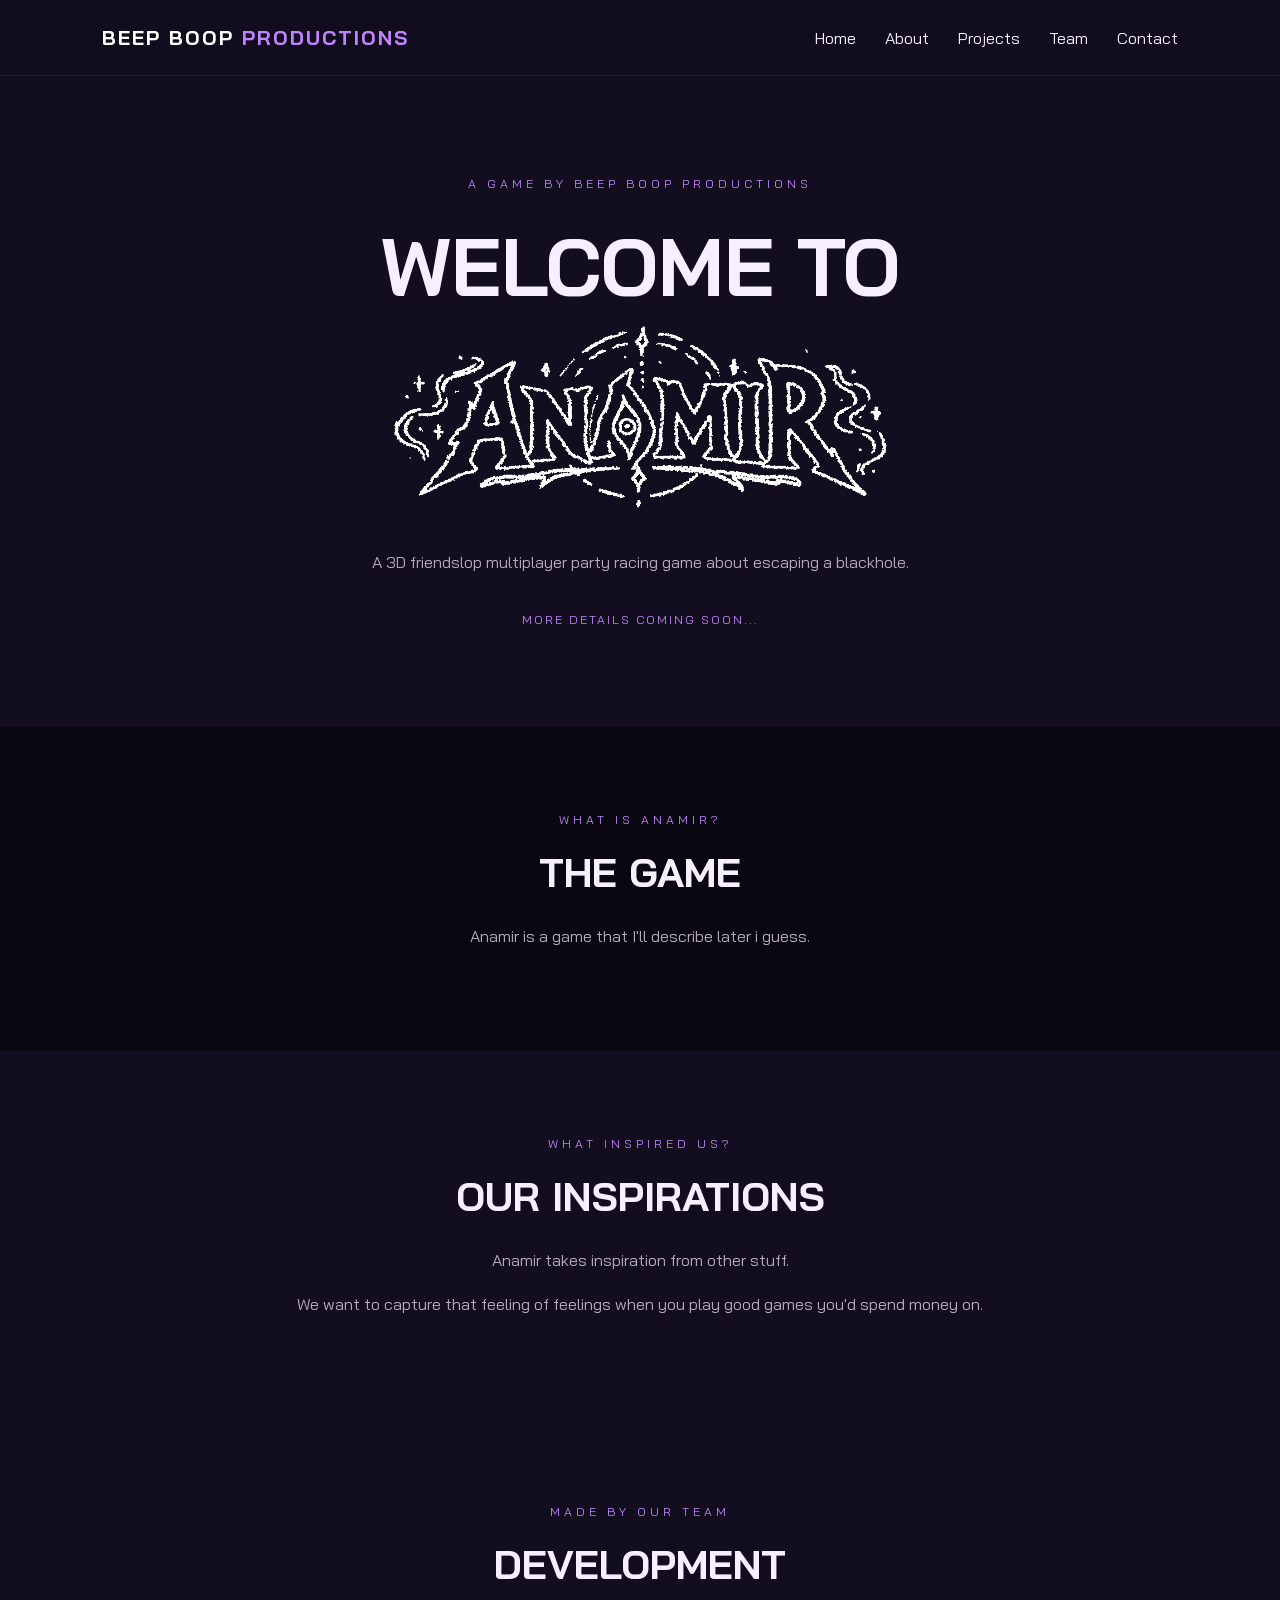
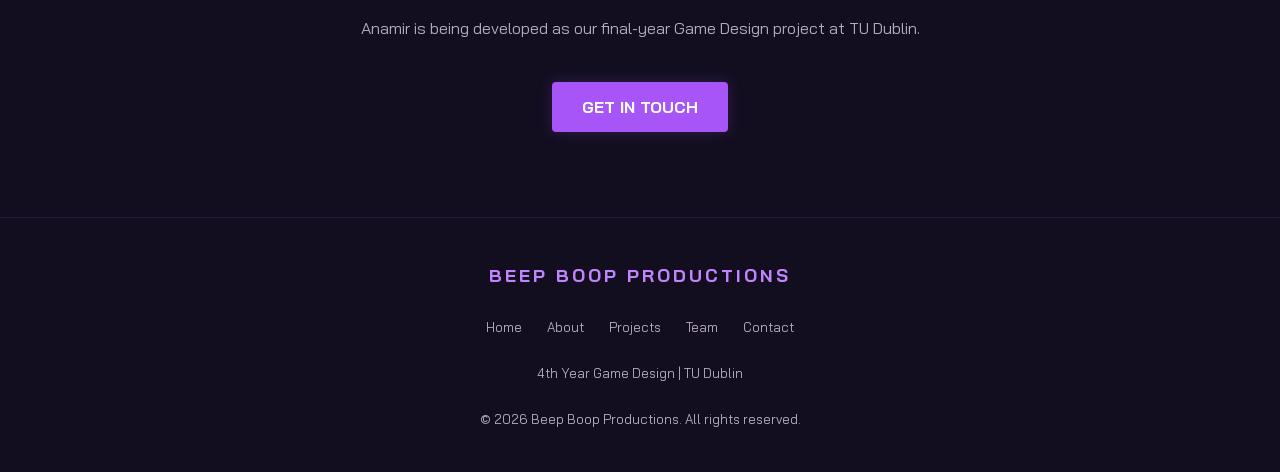
<file: anamir-home.html>
<!DOCTYPE html>
<html lang="en">
<head>
    <meta charset="UTF-8">
    <meta name="viewport" content="width=device-width, initial-scale=1.0">
    <title>Anamir | Beep Boop Productions</title>
    <link rel="icon" type="image/png" href="images/WebsiteFavicon.png">

    <link rel="preconnect" href="https://fonts.googleapis.com">
    <link rel="preconnect" href="https://fonts.gstatic.com" crossorigin>
    <link href="https://fonts.googleapis.com/css2?family=Bai+Jamjuree:wght@400;500;600;700&display=swap" rel="stylesheet">

    <link rel="stylesheet" href="css/style.css">
    <link rel="stylesheet" href="css/anamir-home.css">
</head>

<body>

    <header>
        <div class="logo">
            <a href="index.html">BEEP BOOP<span> PRODUCTIONS</span></a>
        </div>

        <nav>
            <a href="index.html#home">Home</a>
            <a href="index.html#about">About</a>
            <a href="index.html#projects">Projects</a>
            <a href="index.html#team">Team</a>
            <a href="contact.html">Contact</a>
        </nav>
    </header>

    <!-- ANAMIR INTRO -->
    <section class="anamir-hero">
        <p class="section-tag">A GAME BY BEEP BOOP PRODUCTIONS</p>
        <h1>WELCOME TO</h1>
        <img src="images/Logo_Game_White.gif" alt="Anamir Logo" width="600" height="600">

        <p>
            A 3D friendslop multiplayer party racing game about escaping a blackhole.
        </p>

        <span class="coming-soon">MORE DETAILS COMING SOON...</span>
    </section>

    <!-- ABOUT THE GAME -->
    <section class="anamir-section">
        <p class="section-tag">WHAT IS ANAMIR?</p>
        <h2>THE GAME</h2>

        <p>
            Anamir is a game that I'll describe later i guess.
        </p>

    </section>

    <!-- INSPIRATIONS -->
    <section class="anamir-section anamir-alt">
        <p class="section-tag">WHAT INSPIRED US?</p>
        <h2>OUR INSPIRATIONS</h2>

        <p>
            Anamir takes inspiration from other stuff.
        </p>

        <p>
            We want to capture that feeling of feelings when you play good games you'd spend money on.
        </p>
    </section>

    <!-- DEVELOPMENT -->
    <section class="anamir-section anamir-alt">
        <p class="section-tag">MADE BY OUR TEAM</p>
        <h2>DEVELOPMENT</h2>

        <p>
            Anamir is being developed as our final-year Game Design project at TU Dublin.
        </p>

        <a href="contact.html" class="btn">GET IN TOUCH</a>
    </section>

    <footer>
        <div class="footer-logo">
            <a href="index.html">BEEP BOOP PRODUCTIONS</a>
        </div>

        <div class="footer-links">
            <a href="index.html">Home</a>
            <a href="index.html#about">About</a>
            <a href="index.html#projects">Projects</a>
            <a href="index.html#team">Team</a>
            <a href="contact.html">Contact</a>
        </div>

        <p>4th Year Game Design | TU Dublin</p>

        <p class="copyright">
            © 2026 Beep Boop Productions. All rights reserved.
        </p>
    </footer>

</body>
</html>
</file>
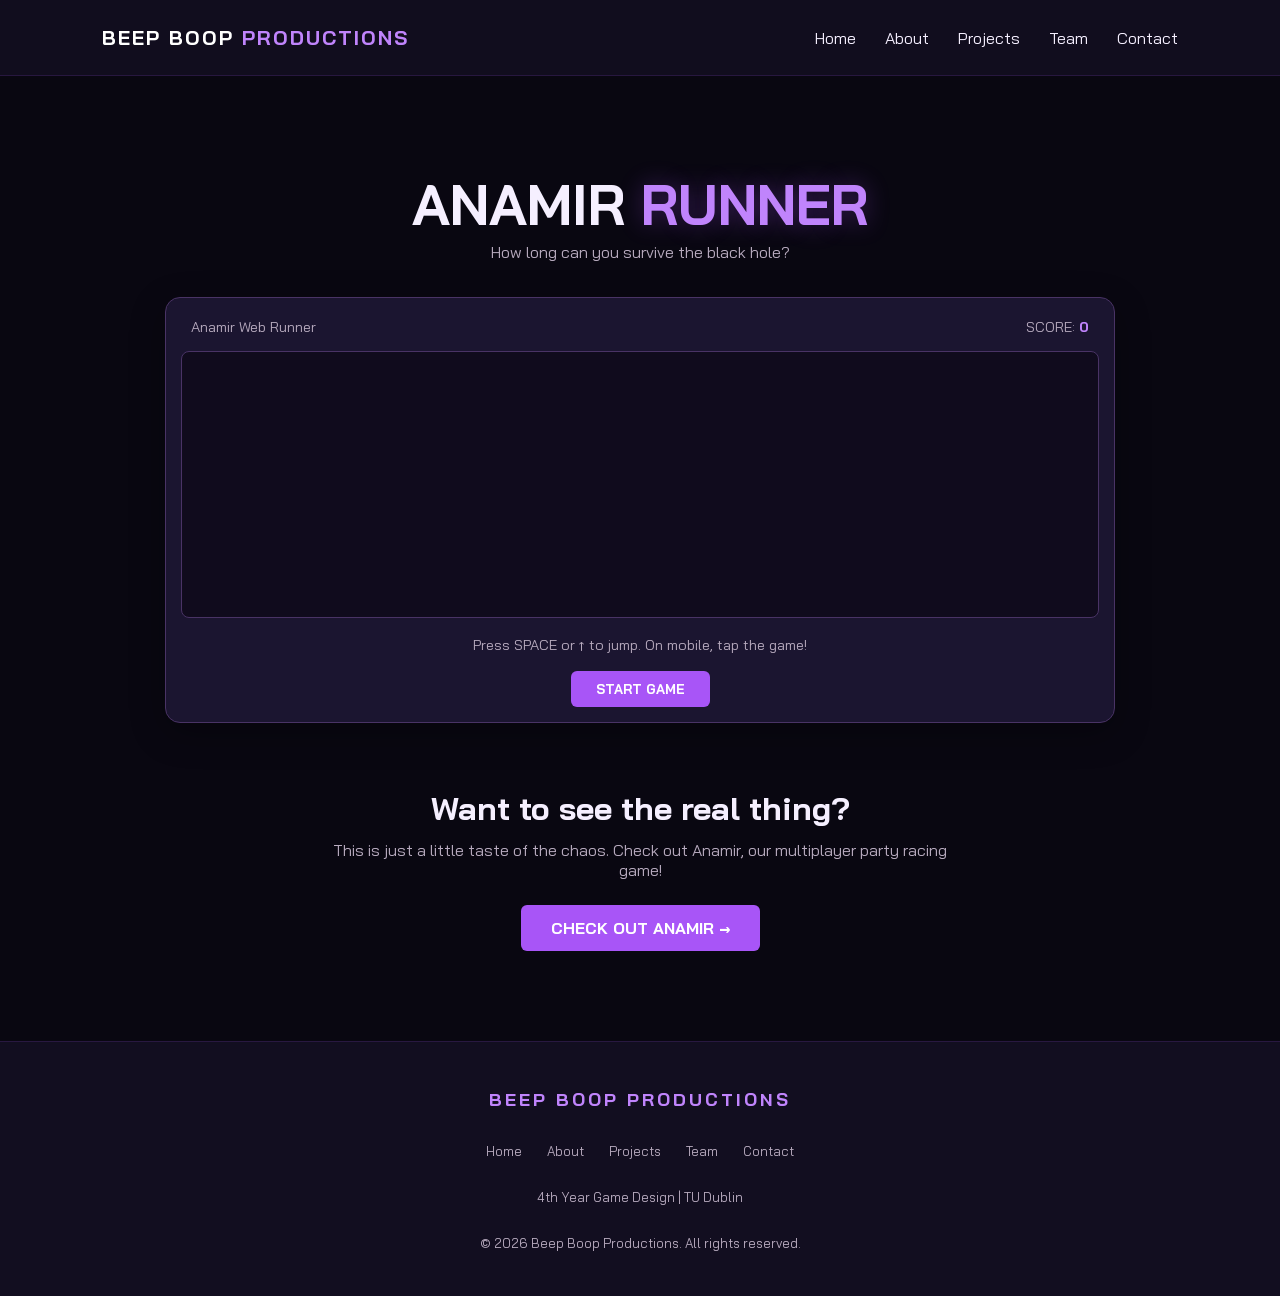
<file: anamir-runner.html>
<!DOCTYPE html>
<html lang="en">
<head>
    <meta charset="UTF-8">
    <meta name="viewport" content="width=device-width, initial-scale=1.0">
    <title>Anamir Runner | Beep Boop Productions</title>

    <link rel="icon" type="image/png" href="./images/WebsiteFavicon.png">

    <link rel="preconnect" href="https://fonts.googleapis.com">
    <link rel="preconnect" href="https://fonts.gstatic.com" crossorigin>
    <link href="https://fonts.googleapis.com/css2?family=Bai+Jamjuree:wght@400;500;600;700&display=swap" rel="stylesheet">

    <link rel="stylesheet" href="css/style.css">

    <style>
        .runner-page {
            min-height: 75vh;
            padding: 100px 5% 80px;
            text-align: center;
        }

        .runner-page h1 {
            font-size: clamp(2rem, 5vw, 3.5rem);
            color: var(--text);
            margin-bottom: 10px;
        }

        .runner-page h1 span {
            color: var(--purple-bright);
        }

        .runner-intro {
            color: var(--text-muted);
            margin-bottom: 35px;
        }

        .game-container {
            max-width: 950px;
            margin: 0 auto;
            padding: 15px;
            background: var(--card);
            border: 1px solid var(--border);
            border-radius: 15px;
            box-shadow: 0 10px 35px rgba(0, 0, 0, 0.3);
        }

        .game-top {
            display: flex;
            justify-content: space-between;
            align-items: center;
            padding: 5px 10px 15px;
            color: var(--text-muted);
            font-size: 0.9rem;
        }

        #score {
            color: var(--purple-bright);
            font-weight: 700;
        }

        #game {
            display: block;
            width: 100%;
            height: auto;
            background: #100b1d;
            border: 1px solid var(--border);
            border-radius: 8px;
            touch-action: manipulation;
        }

        .game-instructions {
            color: var(--text-muted);
            font-size: 0.9rem;
            margin: 18px 0 5px;
        }

        .game-button {
            background: var(--purple);
            color: white;
            border: none;
            border-radius: 6px;
            padding: 10px 25px;
            margin-top: 12px;
            font-family: inherit;
            font-weight: 700;
            cursor: pointer;
            transition: 0.2s ease;
        }

        .game-button:hover {
            background: var(--purple-bright);
            transform: translateY(-2px);
        }

        .game-over {
            color: #ff8bba;
            font-weight: 700;
            min-height: 24px;
            margin-top: 12px;
        }

        .anamir-cta {
            margin: 65px auto 10px;
            max-width: 650px;
        }

        .anamir-cta h2 {
            color: var(--text);
            font-size: 2rem;
            margin-bottom: 12px;
        }

        .anamir-cta p {
            color: var(--text-muted);
            margin-bottom: 25px;
        }

        .anamir-link {
            display: inline-block;
            background: var(--purple);
            color: white;
            padding: 13px 30px;
            border-radius: 6px;
            text-decoration: none;
            font-weight: 700;
            transition: 0.2s ease;
        }

        .anamir-link:hover {
            background: var(--purple-bright);
            transform: translateY(-2px);
        }

        @media (max-width: 600px) {
            .runner-page {
                padding: 65px 4% 50px;
            }

            .game-container {
                padding: 8px;
            }

            .game-top {
                font-size: 0.8rem;
            }
        }
    </style>
</head>

<body>

    <!-- HEADER -->
    <header>
        <div class="logo">
            <a href="index.html">
                BEEP BOOP<span> PRODUCTIONS</span>
            </a>
        </div>

        <nav>
            <a href="index.html#home">Home</a>
            <a href="index.html#about">About</a>
            <a href="index.html#projects">Projects</a>
            <a href="index.html#team">Team</a>
            <a href="contact.html">Contact</a>
        </nav>
    </header>


    <!-- GAME -->
    <main class="runner-page">

        <h1>ANAMIR <span>RUNNER</span></h1>

        <p class="runner-intro">
            How long can you survive the black hole? 
        </p>

        <div class="game-container">

            <div class="game-top">
                <span>Anamir Web Runner</span>
                <span>SCORE: <span id="score">0</span></span>
            </div>

            <canvas id="game" width="900" height="260"></canvas>

            <p class="game-instructions">
                Press SPACE or ↑ to jump. On mobile, tap the game!
            </p>

            <button class="game-button" id="restart">START GAME</button>

        </div>


        <!-- ANAMIR LINK -->
        <section class="anamir-cta">

            <h2>Want to see the real thing?</h2>

            <p>
                This is just a little taste of the chaos.
                Check out Anamir, our multiplayer party racing game!
            </p>

            <a href="anamir-home.html" class="anamir-link">
                CHECK OUT ANAMIR →
            </a>

        </section>

    </main>


    <!-- FOOTER -->
    <footer>
        <div class="footer-logo">
            <a href="index.html">BEEP BOOP PRODUCTIONS</a>
        </div>

        <div class="footer-links">
            <a href="index.html">Home</a>
            <a href="index.html#about">About</a>
            <a href="index.html#projects">Projects</a>
            <a href="index.html#team">Team</a>
            <a href="contact.html">Contact</a>
        </div>

        <p>4th Year Game Design | TU Dublin</p>
        <p class="copyright">
            © 2026 Beep Boop Productions. All rights reserved.
        </p>
    </footer>

</body>
</html>
</file>
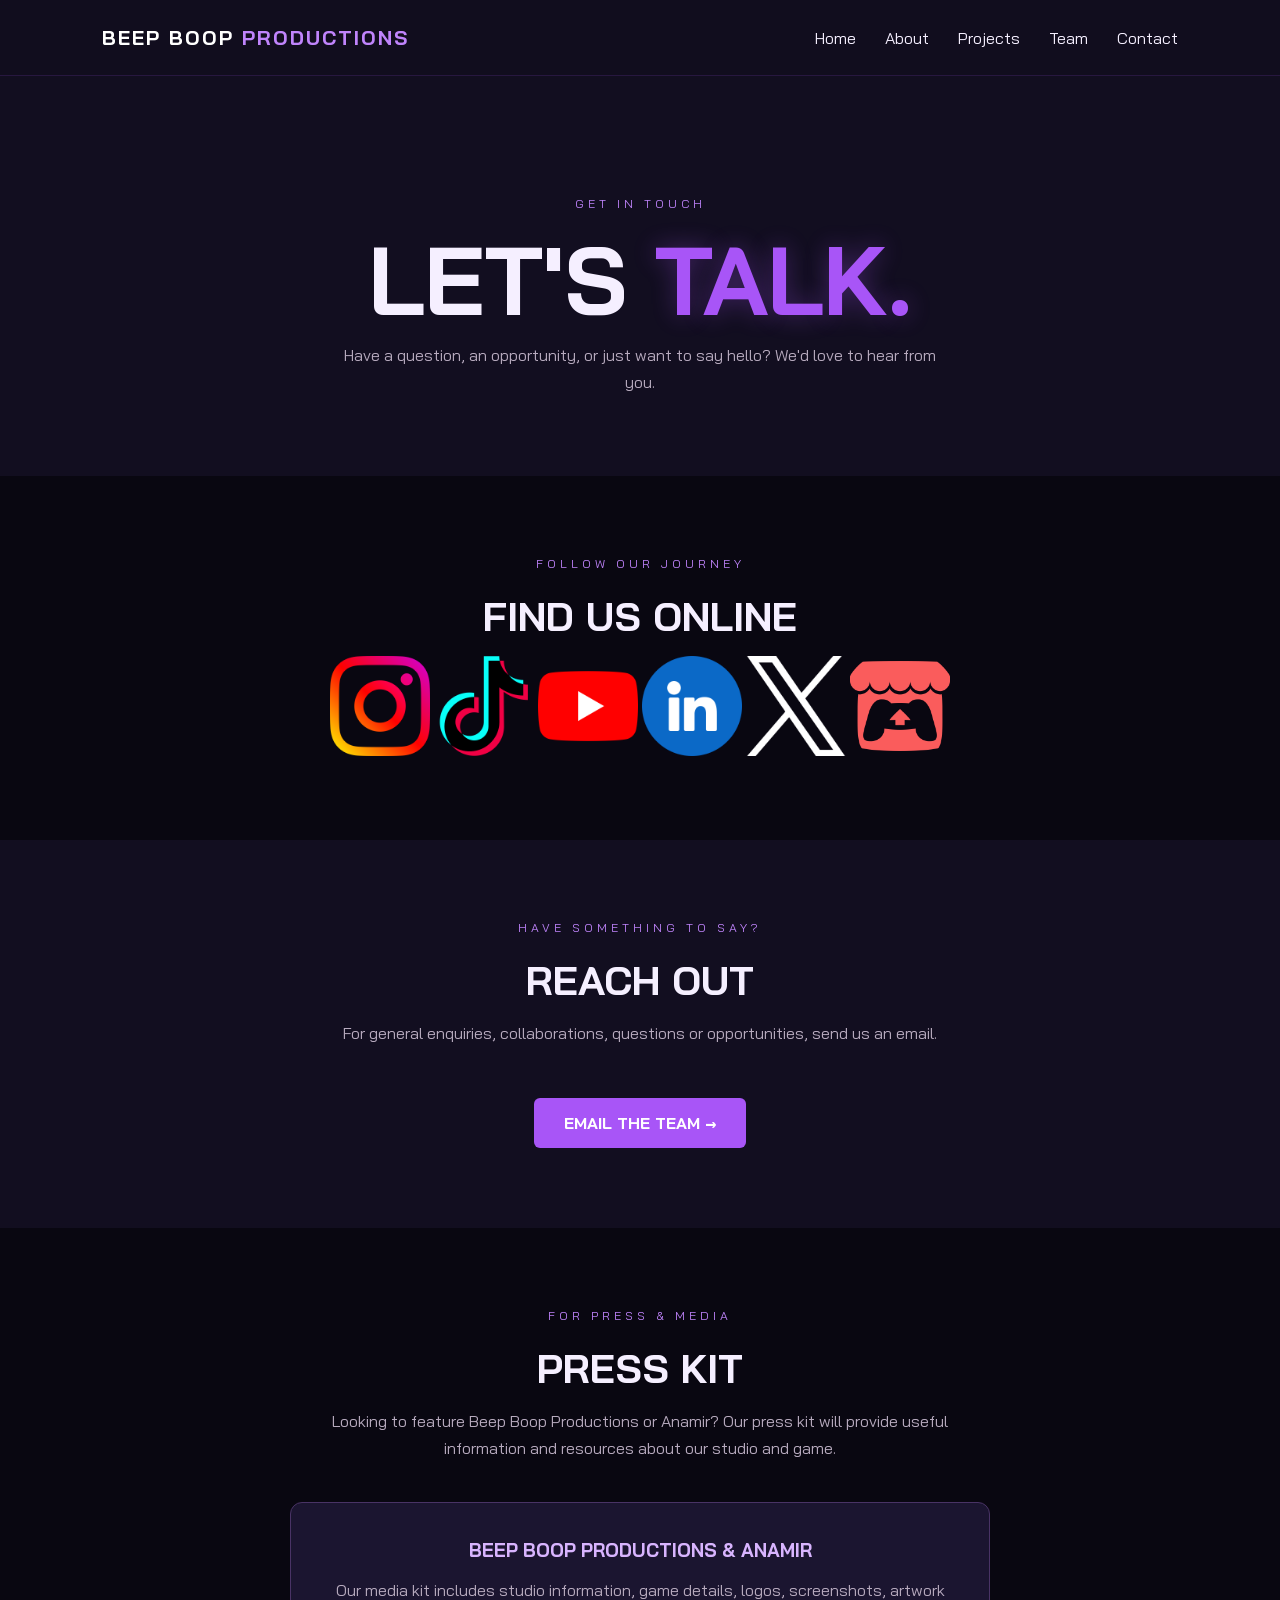
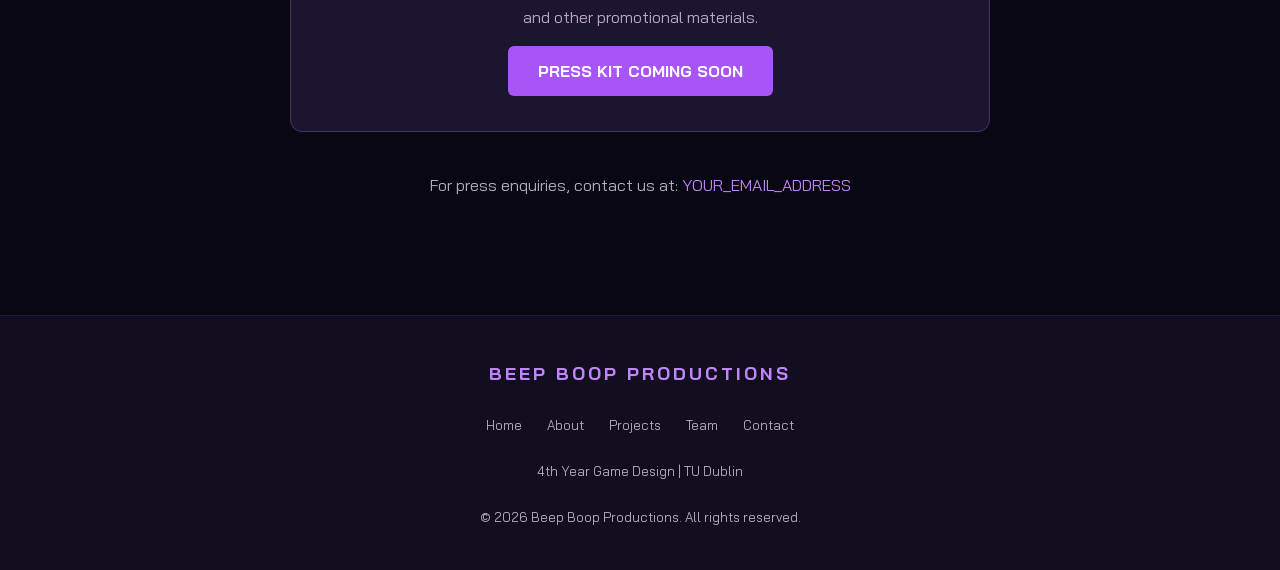
<file: contact.html>
<!DOCTYPE html>
<html lang="en">
<head>
    <meta charset="UTF-8">
    <meta name="viewport" content="width=device-width, initial-scale=1.0">
    <title>Contact | Beep Boop Productions</title>
    <link rel="icon" type="image/png" href="images/WebsiteFavicon.png">

    <link rel="preconnect" href="https://fonts.googleapis.com">
    <link rel="preconnect" href="https://fonts.gstatic.com" crossorigin>
    <link href="https://fonts.googleapis.com/css2?family=Bai+Jamjuree:wght@400;500;600;700&display=swap" rel="stylesheet">

    <link rel="stylesheet" href="css/style.css">
    <link rel="stylesheet" href="css/contact.css">
</head>

<body>

    <!-- HEADER -->
    <header>
        <div class="logo">
            <a href="index.html">BEEP BOOP<span> PRODUCTIONS</span></a>
        </div>

        <nav>
            <a href="index.html#home">Home</a>
            <a href="index.html#about">About</a>
            <a href="index.html#projects">Projects</a>
            <a href="index.html#team">Team</a>
            <a href="contact.html">Contact</a>
        </nav>
    </header>

    <!-- CONTACT HERO -->
    <section class="contact-hero">
        <p class="section-tag">GET IN TOUCH</p>
        <h1>LET'S <span>TALK.</span></h1>
        <p>
            Have a question, an opportunity, or just want to say hello?
            We'd love to hear from you.
        </p>
    </section>


    <!-- SOCIAL MEDIA -->
    <section class="contact-section">
        <p class="section-tag">FOLLOW OUR JOURNEY</p>
        <h2>FIND US ONLINE</h2>

        <div class="social-links">

            <a href="INSTAGRAM_LINK" target="_blank" rel="noopener noreferrer" aria-label="Instagram">
                <img src="images/instagram.png" alt="Instagram" width ="100" height="100">
            </a>

            <a href="TIKTOK_LINK" target="_blank" rel="noopener noreferrer" aria-label="TikTok">
                <img src="images/tiktok.png" alt="TikTok" width ="100" height="100">
            </a>

            <a href="YOUTUBE_LINK" target="_blank" rel="noopener noreferrer" aria-label="YouTube">
                <img src="images/youtube.png" alt="YouTube" width ="100" height="100">
            </a>

            <a href="LINKEDIN_LINK" target="_blank" rel="noopener noreferrer" aria-label="LinkedIn">
                <img src="images/linkedin.png" alt="LinkedIn" width ="100" height="100">
            </a>

            <a href="TWITTER_LINK" target="_blank" rel="noopener noreferrer" aria-label="X">
                <img src="images/twitter.png" alt="X" width ="100" height="100">
            </a>

            <a href="ITCHDOTIO_LINK" target="_blank" rel="noopener noreferrer" aria-label="itch.io">
                <img src="images/itchdotio.png" alt="itch.io" width ="100" height="100">
            </a>

        </div>
    </section>


    <!-- EMAIL -->
    <section class="contact-section email-section">
        <p class="section-tag">HAVE SOMETHING TO SAY?</p>
        <h2>REACH OUT</h2>

        <p>
            For general enquiries, collaborations, questions or opportunities,
            send us an email.
        </p>

        <a class="contact-button" href="mailto:YOUR_EMAIL_ADDRESS">
            EMAIL THE TEAM →
        </a>
    </section>

    <!-- PRESS / MEDIA KIT -->
    <section class="contact-section press-section">
        <p class="section-tag">FOR PRESS & MEDIA</p>
        <h2>PRESS KIT</h2>

        <p>
            Looking to feature Beep Boop Productions or Anamir?
            Our press kit will provide useful information and resources
            about our studio and game.
        </p>

        <div class="press-card">
            <h3>BEEP BOOP PRODUCTIONS & ANAMIR</h3>

            <p>
                Our media kit includes studio information, game details,
                logos, screenshots, artwork and other promotional materials.
            </p>

            <a class="contact-button" href="under-construction.html">
                PRESS KIT COMING SOON
            </a>
        </div>

        <p class="press-contact">
            For press enquiries, contact us at:
            <a href="mailto:YOUR_EMAIL_ADDRESS">YOUR_EMAIL_ADDRESS</a>
        </p>
    </section>

    <footer>

        <div class="footer-logo">
            <a href="index.html">BEEP BOOP PRODUCTIONS</a>
        </div>

        <div class="footer-links">
            <a href="index.html">Home</a>
            <a href="index.html#about">About</a>
            <a href="index.html#projects">Projects</a>
            <a href="index.html#team">Team</a>
            <a href="contact.html">Contact</a>
        </div>

        <p>4th Year Game Design | TU Dublin</p>

        <p class="copyright">
            © 2026 Beep Boop Productions. All rights reserved.
        </p>

    </footer>

</body>
</html>
</file>
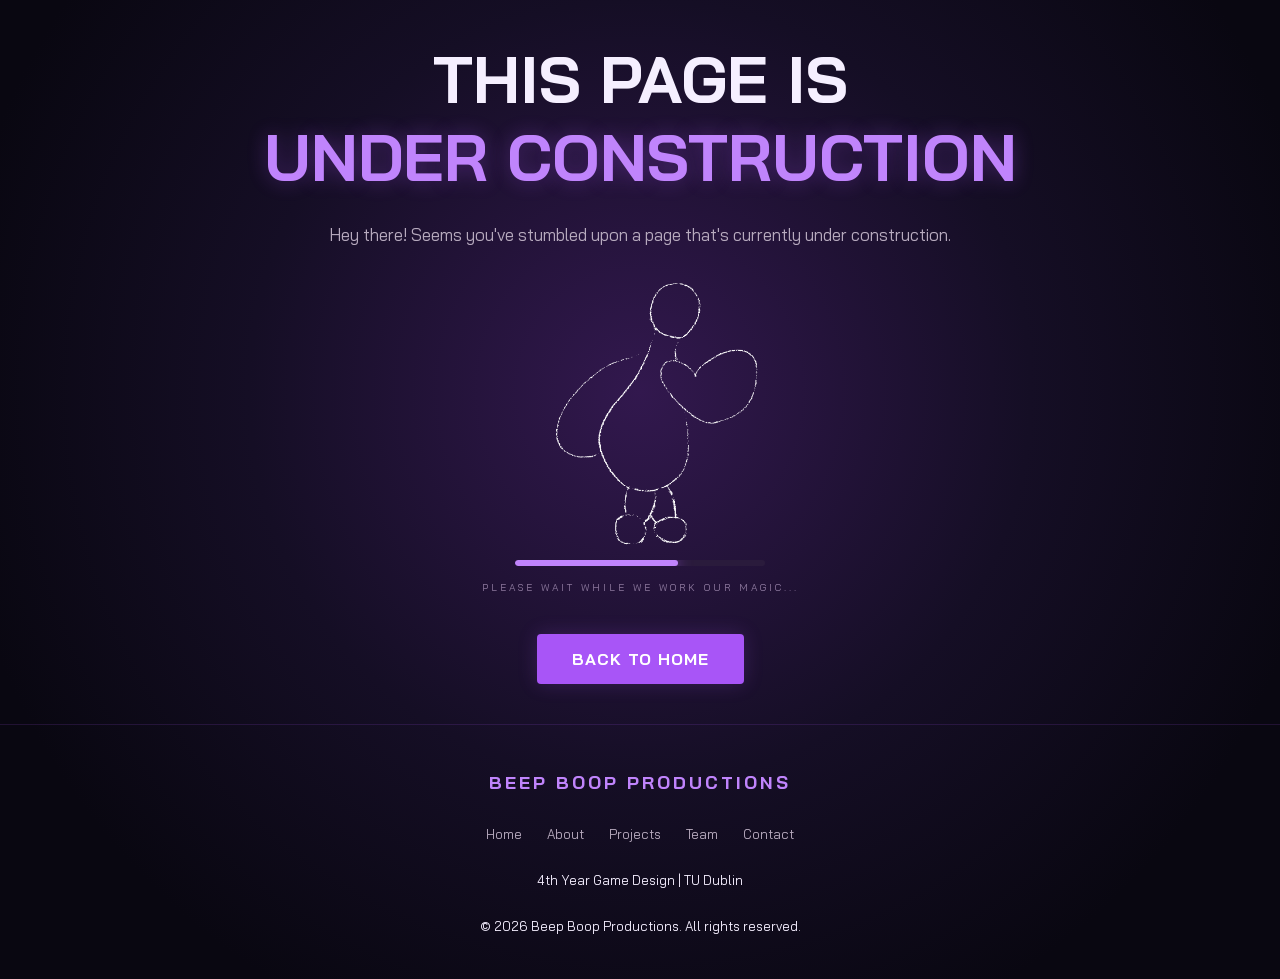
<file: under-construction.html>
<!DOCTYPE html>
<html lang="en">

<head>
    <meta charset="UTF-8">
    <meta name="viewport" content="width=device-width, initial-scale=1.0">

    <title>Under Construction | Beep Boop Productions</title>
    <link rel="icon" type="image/png" href="images/WebsiteFavicon.png">

    <link rel="preconnect" href="https://fonts.googleapis.com">
    <link rel="preconnect" href="https://fonts.gstatic.com" crossorigin>
    <link href="https://fonts.googleapis.com/css2?family=Bai+Jamjuree:wght@400;500;600;700&display=swap" rel="stylesheet">

    <link rel="stylesheet" href="css/under-construction.css">
</head>

<body>

    <main class="construction-container">
        <h1>
            THIS PAGE IS
            <span>UNDER CONSTRUCTION</span>
        </h1>

        <p class="description">
            Hey there! Seems you've stumbled upon a page that's currently under construction.
        </p>
        <img src ="images/RunAnimation.gif" alt ="Running Player Animation" width="300" height="300"></img>

        <div class="loading-bar">
            <div class="loading-progress"></div>
        </div>

        <p class="loading-text">
            PLEASE WAIT WHILE WE WORK OUR MAGIC...
        </p>

        <a href="index.html" class="btn">
            BACK TO HOME
        </a>

    </main>


    <footer>

        <div class="footer-logo">
            <a href="index.html">BEEP BOOP PRODUCTIONS</a>
        </div>

        <div class="footer-links">
            <a href="index.html">Home</a>
            <a href="index.html#about">About</a>
            <a href="index.html#projects">Projects</a>
            <a href="index.html#team">Team</a>
            <a href="contact.html">Contact</a>
        </div>

        <p>4th Year Game Design | TU Dublin</p>

        <p class="copyright">
            © 2026 Beep Boop Productions. All rights reserved.
        </p>

    </footer>

</body>

</html>
</file>
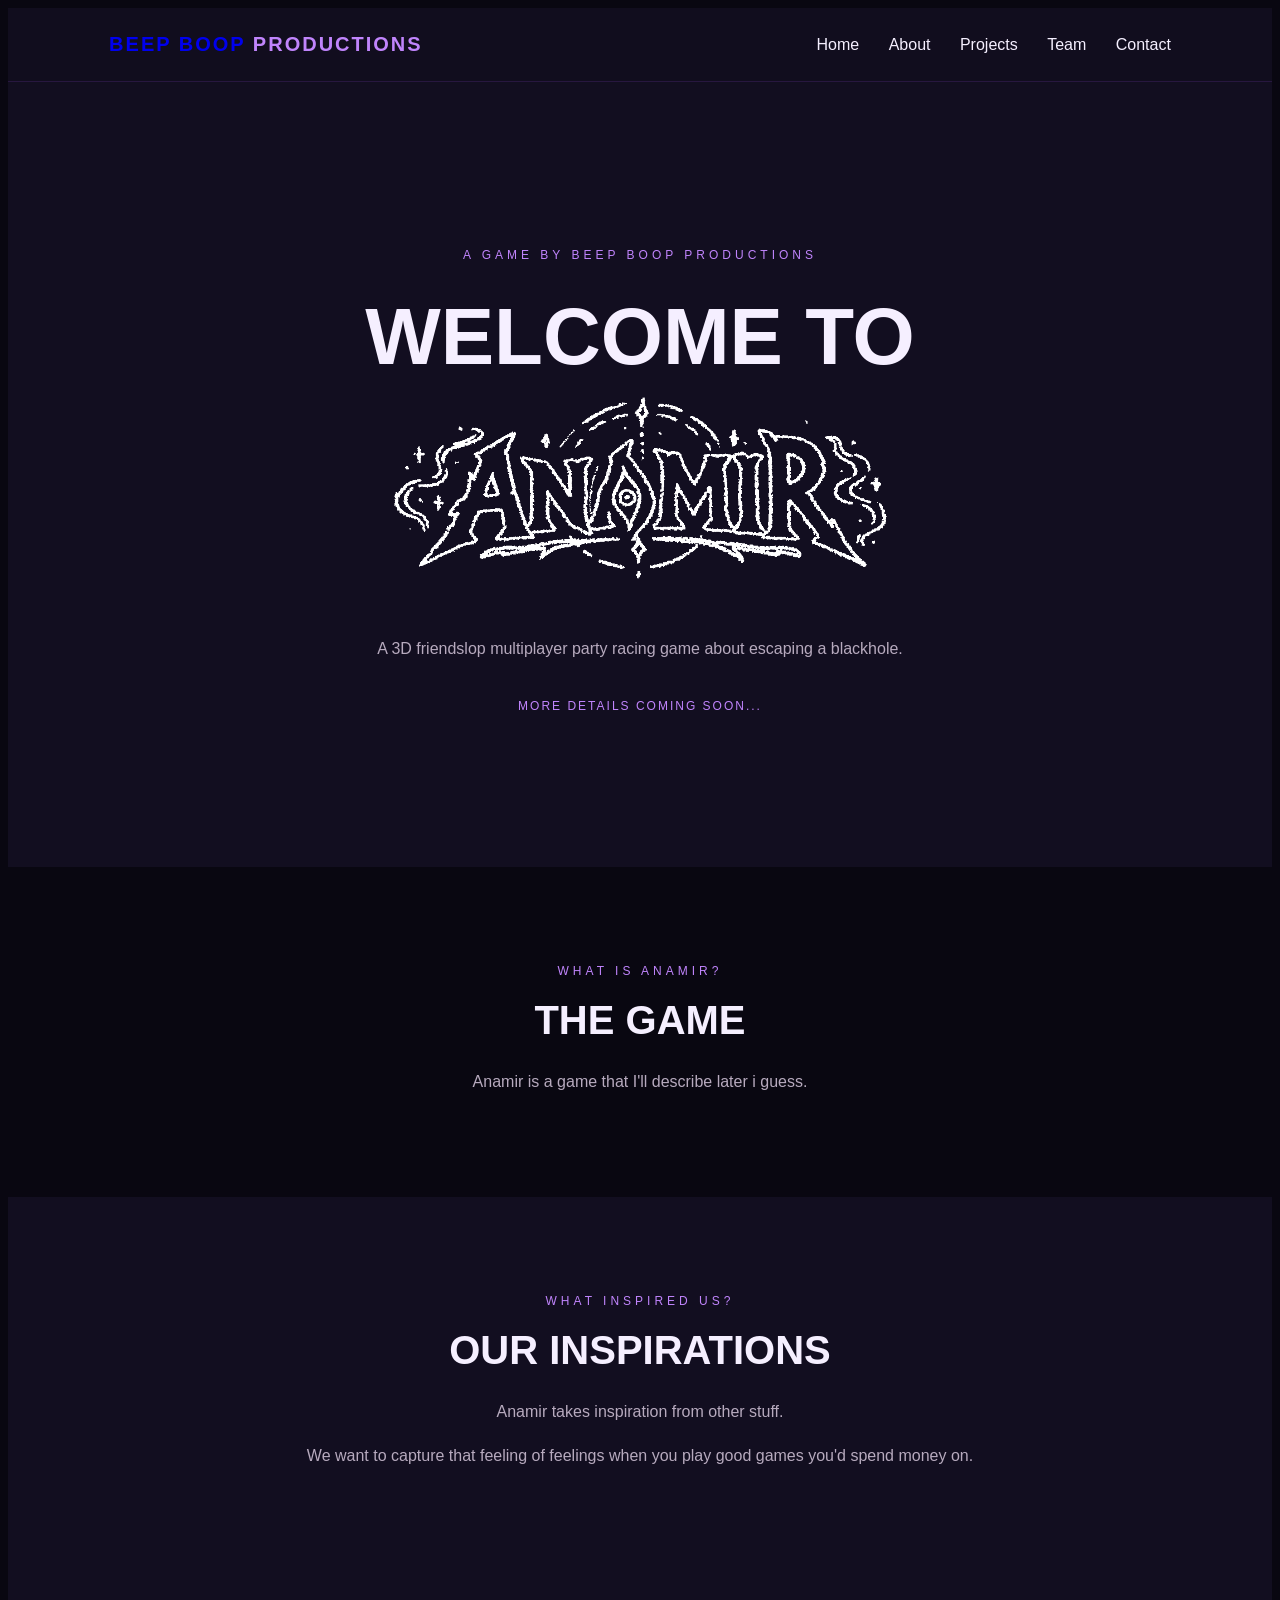
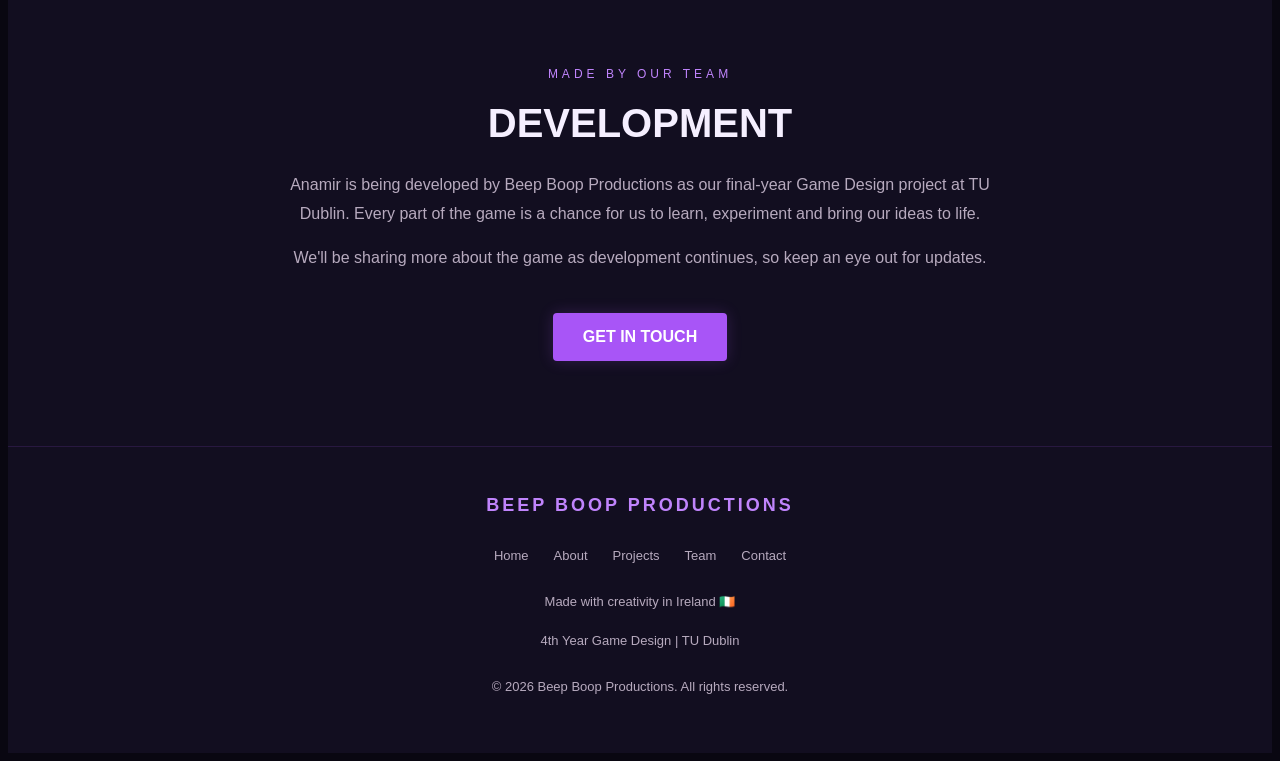
<file: BeepBoopWeb/anamir-home.html>
<!DOCTYPE html>
<html lang="en">
<head>
    <meta charset="UTF-8">
    <meta name="viewport" content="width=device-width, initial-scale=1.0">
    <title>Anamir | Beep Boop Productions</title>
    <link rel="stylesheet" href="style.css">
    <link rel="stylesheet" href="anamir.css">
</head>

<body>

    <header>
        <div class="logo">
            <a href="index.html">BEEP BOOP<span> PRODUCTIONS</span></a>
        </div>

        <nav>
            <a href="index.html#home">Home</a>
            <a href="index.html#about">About</a>
            <a href="index.html#projects">Projects</a>
            <a href="index.html#team">Team</a>
            <a href="contact.html">Contact</a>
        </nav>
    </header>

    <!-- ANAMIR INTRO -->
    <section class="anamir-hero">
        <p class="section-tag">A GAME BY BEEP BOOP PRODUCTIONS</p>
        <h1>WELCOME TO</h1>
        <img src="images/Logo_Game_White.gif" alt="Anamir Logo" width="600" height="600">

        <p>
            A 3D friendslop multiplayer party racing game about escaping a blackhole.
        </p>

        <span class="coming-soon">MORE DETAILS COMING SOON...</span>
    </section>

    <!-- ABOUT THE GAME -->
    <section class="anamir-section">
        <p class="section-tag">WHAT IS ANAMIR?</p>
        <h2>THE GAME</h2>

        <p>
            Anamir is a game that I'll describe later i guess.
        </p>

    </section>

    <!-- INSPIRATIONS -->
    <section class="anamir-section anamir-alt">
        <p class="section-tag">WHAT INSPIRED US?</p>
        <h2>OUR INSPIRATIONS</h2>

        <p>
            Anamir takes inspiration from other stuff.
        </p>

        <p>
            We want to capture that feeling of feelings when you play good games you'd spend money on.
        </p>
    </section>

    <!-- DEVELOPMENT -->
    <section class="anamir-section anamir-alt">
        <p class="section-tag">MADE BY OUR TEAM</p>
        <h2>DEVELOPMENT</h2>

        <p>
            Anamir is being developed by Beep Boop Productions
            as our final-year Game Design project at TU Dublin.
            Every part of the game is a chance for us to learn,
            experiment and bring our ideas to life.
        </p>

        <p>
            We'll be sharing more about the game as development
            continues, so keep an eye out for updates.
        </p>

        <a href="contact.html" class="btn">GET IN TOUCH</a>
    </section>

    <footer>
        <div class="footer-logo">
            <a href="index.html">BEEP BOOP PRODUCTIONS</a>
        </div>

        <div class="footer-links">
            <a href="index.html">Home</a>
            <a href="index.html#about">About</a>
            <a href="index.html#projects">Projects</a>
            <a href="index.html#team">Team</a>
            <a href="contact.html">Contact</a>
        </div>

        <p>Made with creativity in Ireland 🇮🇪</p>
        <p>4th Year Game Design | TU Dublin</p>

        <p class="copyright">
            © 2026 Beep Boop Productions. All rights reserved.
        </p>
    </footer>

</body>
</html>
</file>
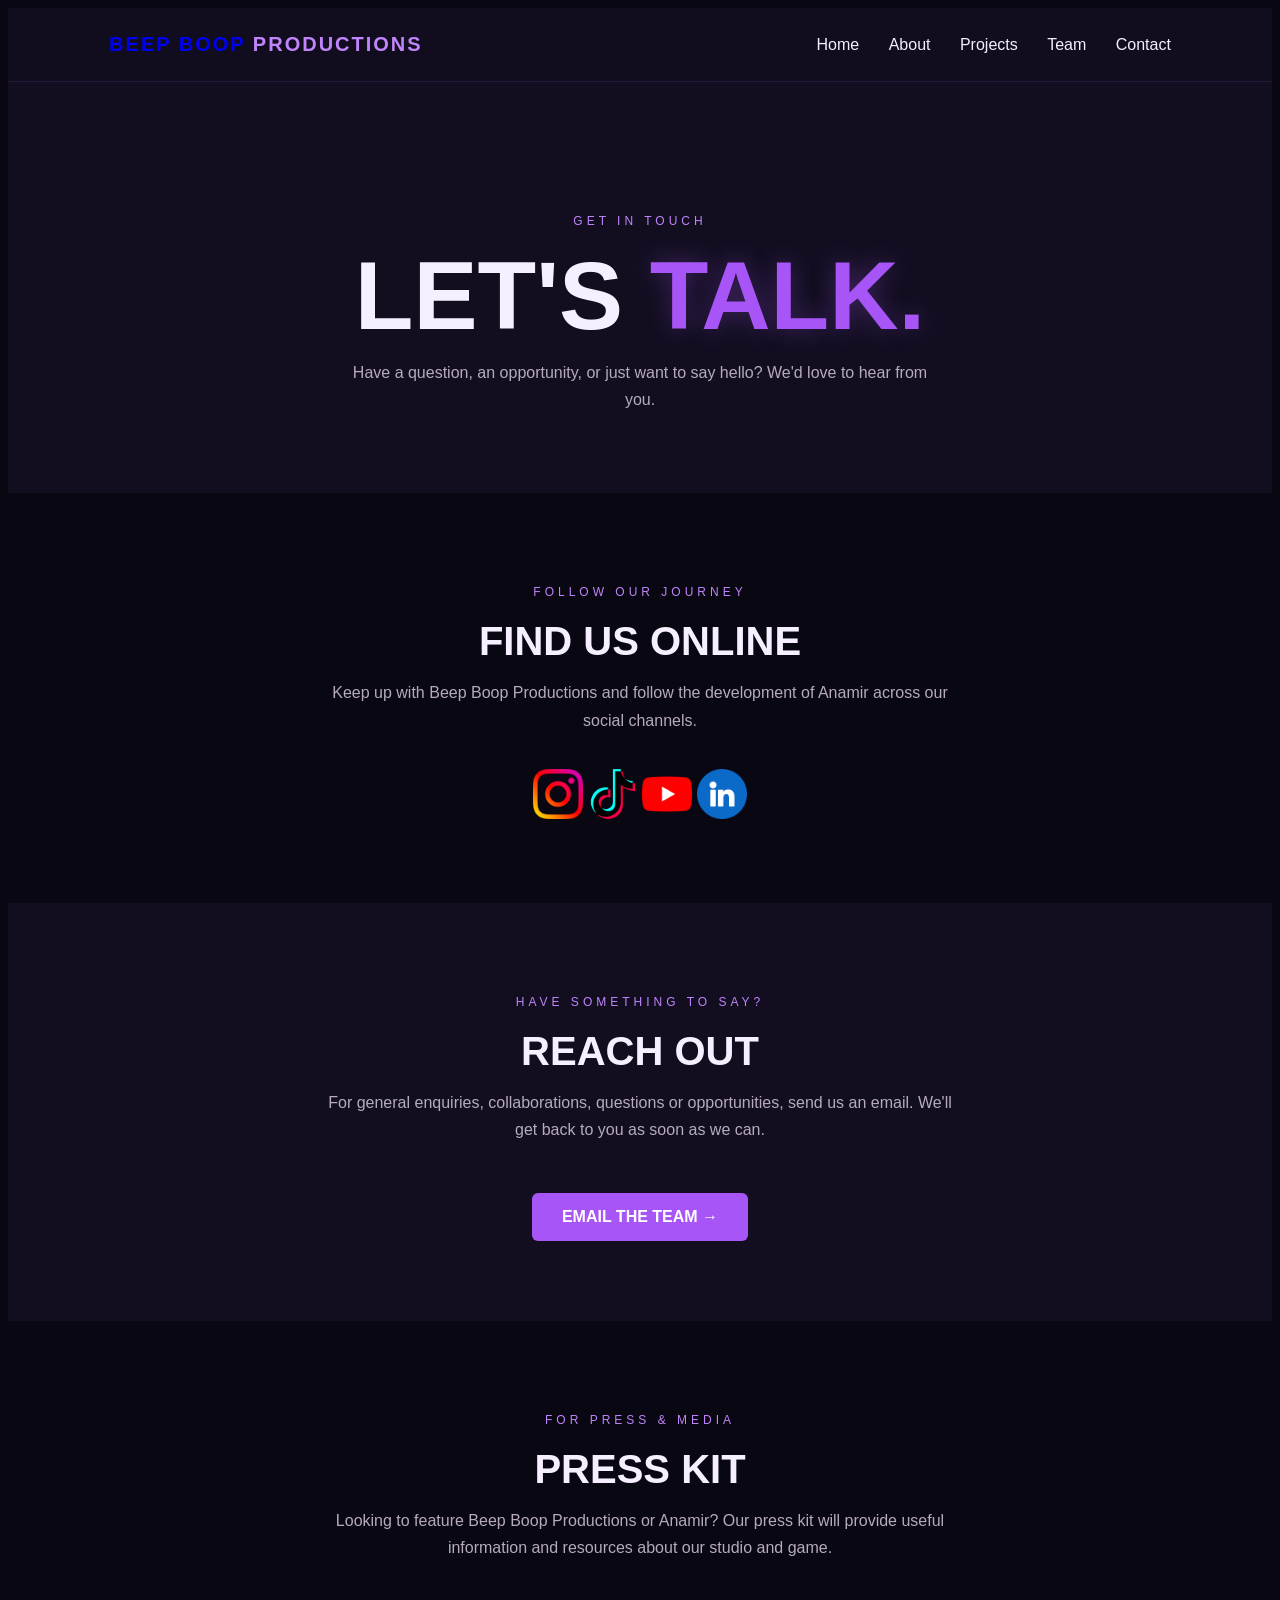
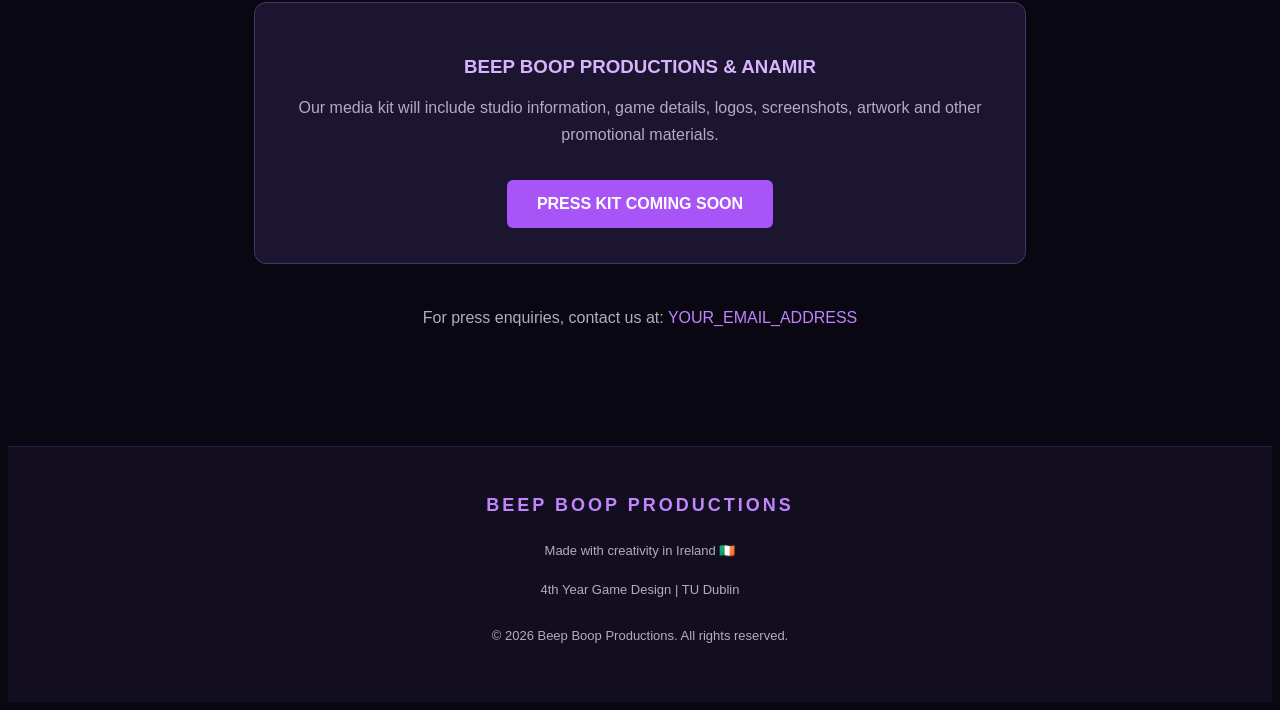
<file: BeepBoopWeb/contact.html>
<!DOCTYPE html>
<html lang="en">
<head>
    <meta charset="UTF-8">
    <meta name="viewport" content="width=device-width, initial-scale=1.0">
    <title>Contact | Beep Boop Productions</title>
    <link rel="stylesheet" href="style.css">
    <link rel="stylesheet" href="contact.css">
</head>

<body>

    <!-- HEADER -->
    <header>
        <div class="logo">
            <a href="index.html">BEEP BOOP<span> PRODUCTIONS</span></a>
        </div>

        <nav>
            <a href="index.html#home">Home</a>
            <a href="index.html#about">About</a>
            <a href="index.html#projects">Projects</a>
            <a href="index.html#team">Team</a>
            <a href="contact.html">Contact</a>
        </nav>
    </header>

    <!-- CONTACT HERO -->
    <section class="contact-hero">
        <p class="section-tag">GET IN TOUCH</p>
        <h1>LET'S <span>TALK.</span></h1>
        <p>
            Have a question, an opportunity, or just want to say hello?
            We'd love to hear from you.
        </p>
    </section>


    <!-- SOCIAL MEDIA -->
    <section class="contact-section">
        <p class="section-tag">FOLLOW OUR JOURNEY</p>
        <h2>FIND US ONLINE</h2>

        <p>
            Keep up with Beep Boop Productions and follow the development
            of Anamir across our social channels.
        </p>

        <div class="social-links">

            <a href="YOUR_INSTAGRAM_LINK" target="_blank" rel="noopener noreferrer" aria-label="Instagram">
                <img src="images/instagram.png" alt="Instagram" width ="50" height="50">
            </a>

            <a href="YOUR_TIKTOK_LINK" target="_blank" rel="noopener noreferrer" aria-label="TikTok">
                <img src="images/tiktok.png" alt="TikTok" width ="50" height="50">
            </a>

            <a href="YOUR_YOUTUBE_LINK" target="_blank" rel="noopener noreferrer" aria-label="YouTube">
                <img src="images/youtube.png" alt="YouTube" width ="50" height="50">
            </a>

            <a href="YOUR_LINKEDIN_LINK" target="_blank" rel="noopener noreferrer" aria-label="LinkedIn">
                <img src="images/linkedin.png" alt="LinkedIn" width ="50" height="50">
            </a>

        </div>
    </section>


    <!-- EMAIL -->
    <section class="contact-section email-section">
        <p class="section-tag">HAVE SOMETHING TO SAY?</p>
        <h2>REACH OUT</h2>

        <p>
            For general enquiries, collaborations, questions or opportunities,
            send us an email. We'll get back to you as soon as we can.
        </p>

        <a class="contact-button" href="mailto:YOUR_EMAIL_ADDRESS">
            EMAIL THE TEAM →
        </a>
    </section>

    <!-- PRESS / MEDIA KIT -->
    <section class="contact-section press-section">
        <p class="section-tag">FOR PRESS & MEDIA</p>
        <h2>PRESS KIT</h2>

        <p>
            Looking to feature Beep Boop Productions or Anamir?
            Our press kit will provide useful information and resources
            about our studio and game.
        </p>

        <div class="press-card">
            <h3>BEEP BOOP PRODUCTIONS & ANAMIR</h3>

            <p>
                Our media kit will include studio information, game details,
                logos, screenshots, artwork and other promotional materials.
            </p>

            <a class="contact-button" href="under-construction.html">
                PRESS KIT COMING SOON
            </a>
        </div>

        <p class="press-contact">
            For press enquiries, contact us at:
            <a href="mailto:YOUR_EMAIL_ADDRESS">YOUR_EMAIL_ADDRESS</a>
        </p>
    </section>

    <!-- FOOTER -->
    <footer>
        <div class="footer-logo">BEEP BOOP PRODUCTIONS</div>

        <p>Made with creativity in Ireland 🇮🇪</p>
        <p>4th Year Game Design | TU Dublin</p>

        <p class="copyright">
            © 2026 Beep Boop Productions. All rights reserved.
        </p>
    </footer>

</body>
</html>
</file>
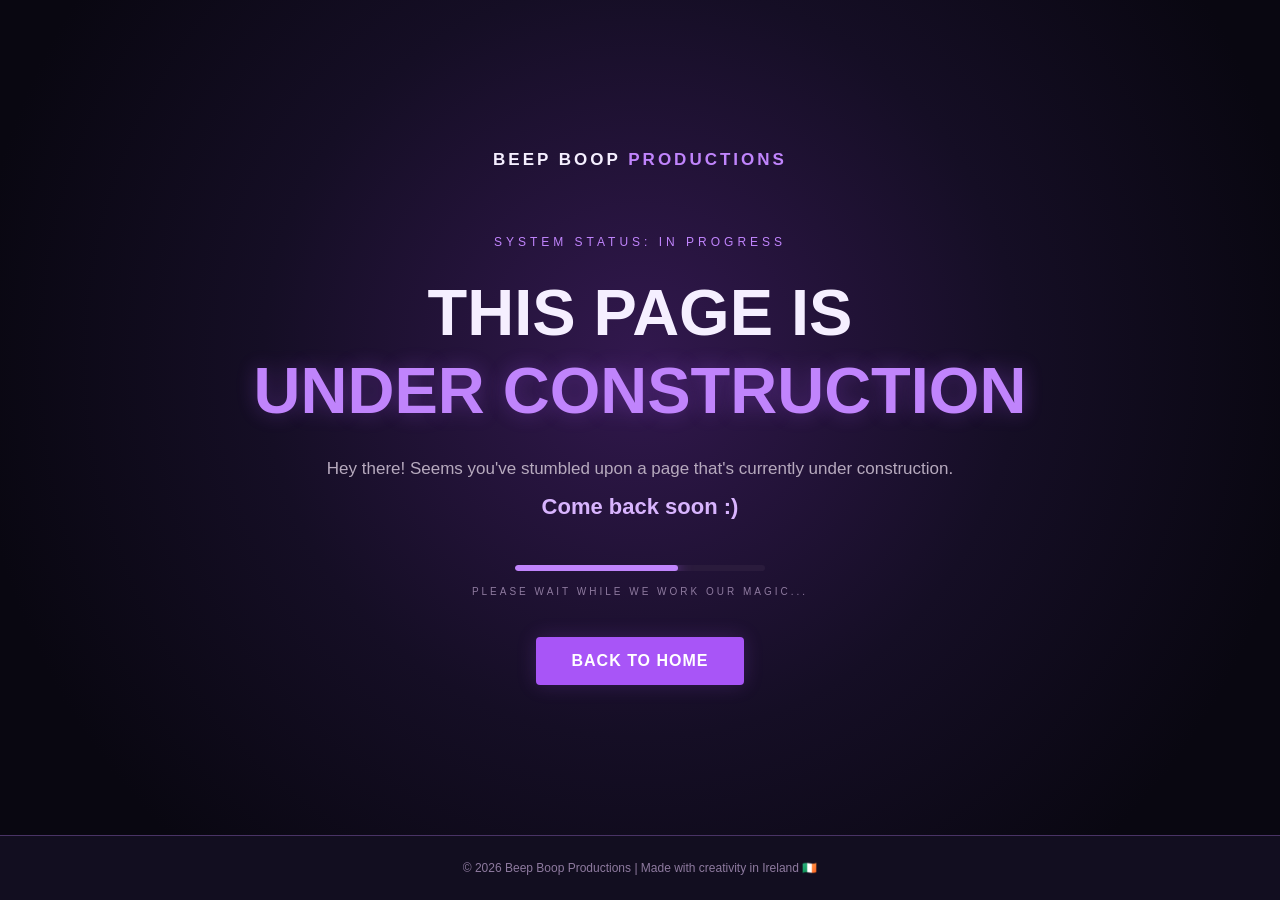
<file: BeepBoopWeb/under-construction.html>
<!DOCTYPE html>
<html lang="en">

<head>
    <meta charset="UTF-8">
    <meta name="viewport" content="width=device-width, initial-scale=1.0">

    <title>Under Construction | Beep Boop Productions</title>

    <link rel="stylesheet" href="construction.css">
</head>

<body>

    <main class="construction-container">

        <div class="logo">
            BEEP BOOP <span>PRODUCTIONS</span>
        </div>

        <p class="tag">SYSTEM STATUS: IN PROGRESS</p>

        <h1>
            THIS PAGE IS
            <span>UNDER CONSTRUCTION</span>
        </h1>

        <p class="description">
            Hey there! Seems you've stumbled upon a page that's currently under construction.
        </p>

        <p class="message">
            Come back soon :)
        </p>

        <div class="loading-bar">
            <div class="loading-progress"></div>
        </div>

        <p class="loading-text">
            PLEASE WAIT WHILE WE WORK OUR MAGIC...
        </p>

        <a href="index.html" class="btn">
            BACK TO HOME
        </a>

    </main>

    <footer>
        © 2026 Beep Boop Productions | Made with creativity in Ireland 🇮🇪
    </footer>

</body>

</html>
</file>
<file: css/style.css>
:root {
    --background: #090711;
    --background-light: #120e20;
    --card: #1b1530;
    --card-hover: #251b3d;

    --purple: #a855f7;
    --purple-bright: #c084fc;
    --lavender: #d8b4fe;

    --text: #f5efff;
    --text-muted: #b7aabe;
    --border: #493365;
} 

.logo a {
    color: #ffffff;
    text-decoration: none;
    transition: color 0.3s ease;
}

.logo span {
    color: #a855f7;
    transition: color 0.3s ease;
}

/* Flip the colours on hover */
.logo a:hover {
    color: #a855f7;
}

.logo a:hover span {
    color: #ffffff;
}

.hero .btn {
    margin-top: 40px;
    margin-left: 25px;
}


/* Main Font for Site is  BAI JAMJUREE (kinda like the font from nintendo UI but fully copyright free */

body {
    font-family: 'Bai Jamjuree', sans-serif;
}

h1, h2, h3, h4, h5, h6,
.logo,
.btn,
button,
.section-tag {
    font-family: 'Bai Jamjuree', sans-serif;
}


/* GENERAL */

* {
    margin: 0;
    padding: 0;
    box-sizing: border-box;
    scroll-behavior: smooth;
}

body {
    background: var(--background);
    color: var(--text);
    font-family: 'Bai Jamjuree', sans-serif;
}

/* remove underline from links */
a {text-decoration: none; }

/* HEADER */

header {
    display: flex;
    justify-content: space-between;
    align-items: center;
    padding: 25px 8%;
    background: rgba(18, 14, 32, 0.95);
    position: sticky;
    top: 0;
    z-index: 100;
    border-bottom: 1px solid rgba(168, 85, 247, 0.15);
    backdrop-filter: blur(10px);
}

.logo {
    font-size: 20px;
    font-weight: bold;
    letter-spacing: 2px;
}

.logo span {
    color: var(--purple-bright);
}

nav a {
    color: var(--text);
    text-decoration: none;
    margin-left: 25px;
    transition: 0.3s;
}

nav a:hover {
    color: var(--purple-bright);
}

/* HERO */

.hero {
    min-height: 85vh;
    display: flex;
    align-items: center;
    padding: 8%;

    background:
        linear-gradient(90deg, #090711 20%, #090711aa),
        radial-gradient(
            circle at 75% 50%,
            #49246d,
            #1a1030 45%,
            #090711 75%
        );
}

.hero-content {
    max-width: 700px;
}

.tag,
.section-tag {
    color: var(--purple-bright);
    letter-spacing: 4px;
    font-size: 12px;
    margin-bottom: 20px;
}

h1 {
    font-size: clamp(45px, 8vw, 90px);
    line-height: 1;
    margin-bottom: 25px;
}

h1 span {
    color: var(--purple-bright);
    text-shadow: 0 0 25px #a855f755;
}

.description {
    color: var(--text-muted);
    font-size: 17px;
    line-height: 1.7;
    margin-bottom: 35px;
}

/* BUTTONS */

.btn {
    display: inline-block;
    padding: 15px 30px;
    background: var(--purple);
    color: white;
    text-decoration: none;
    font-weight: bold;
    transition: 0.3s;
    border-radius: 4px;
    box-shadow: 0 0 15px #a855f733;
}

.btn:hover {
    background: var(--purple-bright);
    color: #160d24;
    transform: translateY(-3px);
    box-shadow: 0 0 25px #a855f777;
}

/* ABOUT */

.about {
    text-align: center;
    padding: 100px 10%;
    background: var(--background);
}

.about h2,
.projects h2,
.team h2 {
    color: var(--purple-bright);
    font-size: 30px;
    margin-bottom: 35px;
    letter-spacing: 3px;
    text-shadow: 0 0 15px #a855f733;
}

.about p:not(.section-tag) {
    color: var(--text-muted);
    max-width: 750px;
    margin: 0 auto 20px;
    line-height: 1.8;
}

/* PROJECTS */

.projects {
    background: var(--background-light);
    padding: 100px 8%;
    text-align: center;
}

.project-card {
    display: flex;
    max-width: 1000px;
    margin: 50px auto 0;
    background: var(--card);
    border: 1px solid var(--border);
    text-align: left;
    border-radius: 8px;
    overflow: hidden;
    transition: 0.3s;
}

.project-card:hover {
    border-color: var(--purple-bright);
    box-shadow: 0 0 25px #a855f722;
}

.project-image {
    flex: 1;
    min-height: 300px;

    background:
        radial-gradient(
            circle,
            #7136a5,
            #34204e 45%,
            #120e20 85%
        );

    display: flex;
    align-items: center;
    justify-content: center;
    color: var(--lavender);
    letter-spacing: 4px;
    font-weight: bold;
}

.project-info {
    flex: 1;
    padding: 40px;
}

.project-info h3 {
    font-size: 35px;
    color: var(--purple-bright);
    margin-bottom: 10px;
}

.project-status {
    color: var(--lavender);
    font-size: 12px;
    letter-spacing: 2px;
    margin-bottom: 25px;
}

.project-info p:not(.project-status) {
    color: var(--text-muted);
    line-height: 1.7;
    margin-bottom: 20px;
}

.coming-soon {
    display: inline-block;
    color: var(--purple-bright);
    font-size: 12px;
    letter-spacing: 2px;
    margin-top: 10px;
}

/* TEAM */

.team {
    text-align: center;
    padding: 100px 8%;
    background: var(--background);
}

.team > p:not(.section-tag) {
    color: var(--text-muted);
    line-height: 1.7;
}

.team-container {
    display: flex;
    justify-content: center;
    gap: 30px;
    margin-top: 50px;
    flex-wrap: wrap;
}

.team-card {
    background: var(--card);
    border: 1px solid var(--border);
    padding: 30px;
    width: 250px;
    border-radius: 8px;
    transition: 0.3s;
}

.team-card:hover {
    border-color: var(--purple-bright);
    background: var(--card-hover);
    transform: translateY(-8px);
    box-shadow: 0 0 20px #a855f733;
}

.team-placeholder {
    width: 100px;
    height: 100px;
    margin: 0 auto 25px;
    background: #34204e;
    border: 2px solid var(--purple);
    border-radius: 50%;

    display: flex;
    align-items: center;
    justify-content: center;

    color: var(--lavender);
    font-size: 35px;

    box-shadow: 0 0 20px #a855f733;
}

.team-card h3 {
    color: var(--purple-bright);
    margin-bottom: 10px;
}

.team-card p {
    color: var(--text-muted);
}

.team-note {
    margin-top: 40px;
    font-size: 13px;
}

/* FOOTER */

footer {
    background: var(--background-light);
    padding: 40px 20px;
    text-align: center;
    color: var(--text-muted);
    line-height: 2;
    font-size: 13px;
    border-top: 1px solid rgba(168, 85, 247, 0.15);
}

.footer-logo {
    color: var(--purple-bright);
    font-size: 18px;
    font-weight: bold;
    letter-spacing: 3px;
    margin-bottom: 15px;
}

.footer-logo a {
    color: inherit;
    text-decoration: none;
}

.footer-links {
    display: flex;
    justify-content: center;
    flex-wrap: wrap;
    gap: 25px;
    margin: 20px 0;
}

.footer-links a {
    color: #b7aabe;
    text-decoration: none;
    transition: 0.3s ease;
}

.footer-links a:hover {
    color: #c084fc;
}

.copyright {
    margin-top: 20px;
}

/* MOBILE */

@media (max-width: 700px) {

    header {
        flex-direction: column;
        gap: 20px;
    }

    nav {
        display: flex;
        flex-wrap: wrap;
        justify-content: center;
        gap: 15px;
    }

    nav a {
        margin: 0;
        font-size: 13px;
    }

    .hero {
        min-height: 75vh;
    }

    .project-card {
        flex-direction: column;
    }

    .project-image {
        min-height: 200px;
    }

    .project-info {
        padding: 25px;
    }

    .team-card {
        width: 100%;
        max-width: 300px;
    }
}
</file>
<file: css/anamir-home.css>
/* ANAMIR PAGE */

.anamir-hero {
    min-height: 65vh;
    padding: 100px 20px;
    display: flex;
    flex-direction: column;
    align-items: center;
    justify-content: center;
    text-align: center;
    background: #120e20;
}

.anamir-hero img {
    width: 500px;
    max-width: 80%;
    height: auto;
    object-fit: contain;
    margin-bottom: 30px;
}

.anamir-hero h1 {
    font-size: clamp(2.5rem, 7vw, 5rem);
    margin: 15px 0;
    color: #f5efff;
}

.anamir-hero h1 span {
    color: #c084fc;
}

body {
    font-family: 'Bai Jamjuree', sans-serif;
}

h1, h2, h3, h4, h5, h6,
.logo,
.btn,
button,
.section-tag {
    font-family: 'Bai Jamjuree', sans-serif;
}

.anamir-hero > p:not(.section-tag) {
    max-width: 650px;
    color: #b7aabe;
    line-height: 1.8;
    margin-bottom: 25px;
}

.anamir-section {
    padding: 85px 10%;
    text-align: center;
}

.anamir-section h2 {
    color: #f5efff;
    font-size: 2.5rem;
    margin: 15px 0 25px;
}

.anamir-section > p:not(.section-tag) {
    max-width: 750px;
    margin: 15px auto;
    color: #b7aabe;
    line-height: 1.8;
}

.anamir-alt {
    background: #120e20;
}

.anamir-section .btn {
    display: inline-block;
    margin-top: 25px;
}

@media (max-width: 600px) {
    .anamir-hero {
        padding: 75px 20px;
    }

    .anamir-hero img {
        width: 220px;
    }

    .anamir-section {
        padding: 60px 7%;
    }

    .anamir-section h2 {
        font-size: 2rem;
    }
}
</file>
<file: css/contact.css>
/* CONTACT PAGE */

.contact-hero {
    text-align: center;
    padding: 120px 20px 80px;
    background: #120e20;
} 

.logo {
    font-size: 20px;
    font-weight: bold;
    letter-spacing: 2px;
}

.logo span {
    color: var(--purple-bright);
}

nav a {
    color: var(--text);
    text-decoration: none;
    margin-left: 25px;
    transition: 0.3s;
}

body {
    font-family: 'Bai Jamjuree', sans-serif;
}

h1, h2, h3, h4, h5, h6,
.logo,
.btn,
button,
.section-tag {
    font-family: 'Bai Jamjuree', sans-serif;
}

nav a:hover {
    color: var(--purple-bright);
}

.contact-hero h1 {
    font-size:  clamp(3rem, 8vw, 6rem);
    margin: 15px 0;
    color: #f5efff;
}

.contact-hero h1 span {
    color: #a855f7;
}

.contact-hero > p:last-child {
    color: #b7aabe;
    max-width: 600px;
    margin: 0 auto;
    line-height: 1.7;
}

.contact-section {
    padding: 80px 8%;
    text-align: center;
}

.contact-section h2 {
    font-size: 2.5rem;
    margin: 15px 0;
    color: #f5efff;
}

.contact-section > p:not(.section-tag) {
    max-width: 650px;
    margin: 0 auto 35px;
    color: #b7aabe;
    line-height: 1.7;
}

/* SOCIAL MEDIA CARDS */

.contact-grid {
    display: grid;
    grid-template-columns: repeat(2, minmax(0, 1fr));
    gap: 20px;
    max-width: 900px;
    margin: 40px auto 0;
}

.contact-card {
    display: block;
    text-decoration: none;
    text-align: left;
    padding: 30px;
    background: #1b1530;
    border: 1px solid #493365;
    border-radius: 12px;
    transition: 0.3s ease;
}

.contact-card:hover {
    transform: translateY(-5px);
    border-color: #a855f7;
    background: #241a3b;
}

.contact-card h3 {
    color: #d8b4fe;
    margin-bottom: 12px;
}

.contact-card p {
    color: #b7aabe;
    line-height: 1.6;
    margin-bottom: 20px;
}

.contact-card span {
    color: #c084fc;
    font-weight: bold;
    font-size: 0.85rem;
}

/* EMAIL SECTION */

.email-section {
    background: #120e20;
}

.contact-button {
    display: inline-block;
    padding: 15px 30px;
    margin-top: 15px;
    background: #a855f7;
    color: white;
    text-decoration: none;
    font-weight: bold;
    border-radius: 6px;
    transition: 0.3s ease;
}

.contact-button:hover {
    background: #c084fc;
    transform: translateY(-3px);
}

/* PRESS KIT */

.press-card {
    max-width: 700px;
    margin: 40px auto;
    padding: 35px;
    background: #1b1530;
    border: 1px solid #493365;
    border-radius: 12px;
}

.press-card h3 {
    color: #d8b4fe;
    margin-bottom: 15px;
}

.press-card p {
    color: #b7aabe;
    line-height: 1.7;
}

.press-contact {
    color: #b7aabe;
    margin-top: 25px;
}

.press-contact a {
    color: #c084fc;
}

/* MOBILE */

@media (max-width: 650px) {
    .contact-hero {
        padding: 90px 20px 60px;
    }

    .contact-section {
        padding: 60px 6%;
    }

    .contact-grid {
        grid-template-columns: 1fr;
    }

    .contact-section h2 {
        font-size: 2rem;
    }

    .press-card {
        padding: 25px 20px;
    }
}
</file>
<file: css/under-construction.css>
:root {
    --background: #090711;
    --purple: #a855f7;
    --purple-bright: #c084fc;
    --lavender: #d8b4fe;
    --text: #f5efff;
    --muted: #b7aabe;
}

/* GENERAL */

* {
    margin: 0;
    padding: 0;
    box-sizing: border-box;
}

body {
    min-height: 100vh;
    background:
        radial-gradient(
            circle at 50% 40%,
            #32184e,
            #150e25 45%,
            #090711 80%
        );

    color: var(--text);
    font-family: Arial, sans-serif;

    display: flex;
    flex-direction: column;
}

body {
    font-family: 'Bai Jamjuree', sans-serif;
}

h1, h2, h3, h4, h5, h6,
.logo,
.btn,
button,
.section-tag {
    font-family: 'Bai Jamjuree', sans-serif;
}

/* MAIN CONTAINER */

.construction-container {
    flex: 1;
    display: flex;
    flex-direction: column;
    align-items: center;
    justify-content: center;

    text-align: center;
    padding: 40px 20px;
}

/* LOGO */

.logo {
    font-size: 17px;
    font-weight: bold;
    letter-spacing: 3px;
    margin-bottom: 65px;
}

.logo span {
    color: var(--purple-bright);
}

/* DECORATIVE ICON */

.construction-icon {
    font-size: 65px;
    color: var(--purple-bright);

    margin-bottom: 30px;

    text-shadow:
        0 0 15px #a855f7,
        0 0 35px #a855f777;

    animation: float 3s ease-in-out infinite;
}

@keyframes float {
    0%, 100% {
        transform: translateY(0);
    }

    50% {
        transform: translateY(-12px);
    }
}

/* TEXT */

.tag {
    color: var(--purple-bright);
    font-size: 12px;
    letter-spacing: 4px;
    margin-bottom: 25px;
}

h1 {
    font-size: clamp(35px, 6vw, 65px);
    line-height: 1.2;
    max-width: 850px;
    margin-bottom: 25px;
}

h1 span {
    display: block;
    color: var(--purple-bright);

    text-shadow:
        0 0 20px #a855f755;
}

.description {
    color: var(--muted);
    font-size: 17px;
    line-height: 1.7;
    margin-bottom: 10px;
}

.message {
    color: var(--lavender);
    font-size: 22px;
    font-weight: bold;
    margin-bottom: 45px;
}

/* LOADING BAR */

.loading-bar {
    width: 250px;
    height: 6px;

    background: #2a1b3c;
    border-radius: 20px;
    overflow: hidden;

    margin-bottom: 15px;
}

.loading-progress {
    width: 65%;
    height: 100%;

    background: var(--purple-bright);
    border-radius: 20px;

    box-shadow: 0 0 15px var(--purple);

    animation: loading 3s ease-in-out infinite alternate;
}

@keyframes loading {
    from {
        width: 25%;
    }

    to {
        width: 85%;
    }
}

.loading-text {
    font-size: 10px;
    letter-spacing: 3px;
    color: #8e7a9f;
    margin-bottom: 40px;
}

/* HOME BUTTON */

.btn {
    display: inline-block;
    padding: 15px 35px;

    background: var(--purple);
    color: white;

    text-decoration: none;
    font-weight: bold;
    letter-spacing: 1px;

    border-radius: 4px;

    transition: 0.3s;

    box-shadow: 0 0 20px #a855f733;
}

.btn:hover {
    background: var(--purple-bright);
    color: #160d24;

    transform: translateY(-4px);

    box-shadow: 0 0 30px #a855f777;
}

/* FOOTER */

    footer {
        background: var(--background-light);
        padding: 40px 20px;
        text-align: center;
        color: var(--text-muted);
        line-height: 2;
        font-size: 13px;
        border-top: 1px solid rgba(168, 85, 247, 0.15);
    }

    .footer-logo {
        color: var(--purple-bright);
        font-size: 18px;
        font-weight: bold;
        letter-spacing: 3px;
        margin-bottom: 15px;
    }

    .footer-logo a {
        color: inherit;
        text-decoration: none;
    }

    .footer-links {
        display: flex;
        justify-content: center;
        flex-wrap: wrap;
        gap: 25px;
        margin: 20px 0;
    }

    .footer-links a {
        color: #b7aabe;
        text-decoration: none;
        transition: 0.3s ease;
    }

    .footer-links a:hover {
        color: #c084fc;
    }

    .copyright {
        margin-top: 20px;
    }

/* MOBILE */

@media (max-width: 600px) {

    .logo {
        font-size: 14px;
        margin-bottom: 45px;
    }

    .construction-icon {
        font-size: 50px;
    }

    .description {
        font-size: 15px;
    }

    .message {
        font-size: 19px;
    }

    h1 {
        font-size: 35px;
    }
}
</file>
<file: BeepBoopWeb/style.css>
:root {
    --background: #090711;
    --background-light: #120e20;
    --card: #1b1530;
    --card-hover: #251b3d;

    --purple: #a855f7;
    --purple-bright: #c084fc;
    --lavender: #d8b4fe;

    --text: #f5efff;
    --text-muted: #b7aabe;
    --border: #493365;
} logo

/* GENERAL */

* {
    margin: 0;
    padding: 0;
    box-sizing: border-box;
    scroll-behavior: smooth;
}

body {
    background: var(--background);
    color: var(--text);
    font-family: Arial, sans-serif;
}

/* remove underline from links */
a {text-decoration: none; }

/* HEADER */

header {
    display: flex;
    justify-content: space-between;
    align-items: center;
    padding: 25px 8%;
    background: rgba(18, 14, 32, 0.95);
    position: sticky;
    top: 0;
    z-index: 100;
    border-bottom: 1px solid rgba(168, 85, 247, 0.15);
    backdrop-filter: blur(10px);
}

.logo {
    font-size: 20px;
    font-weight: bold;
    letter-spacing: 2px;
}

.logo span {
    color: var(--purple-bright);
}

nav a {
    color: var(--text);
    text-decoration: none;
    margin-left: 25px;
    transition: 0.3s;
}

nav a:hover {
    color: var(--purple-bright);
}

/* HERO */

.hero {
    min-height: 85vh;
    display: flex;
    align-items: center;
    padding: 8%;

    background:
        linear-gradient(90deg, #090711 20%, #090711aa),
        radial-gradient(
            circle at 75% 50%,
            #49246d,
            #1a1030 45%,
            #090711 75%
        );
}

.hero-content {
    max-width: 700px;
}

.tag,
.section-tag {
    color: var(--purple-bright);
    letter-spacing: 4px;
    font-size: 12px;
    margin-bottom: 20px;
}

h1 {
    font-size: clamp(45px, 8vw, 90px);
    line-height: 1;
    margin-bottom: 25px;
}

h1 span {
    color: var(--purple-bright);
    text-shadow: 0 0 25px #a855f755;
}

.description {
    color: var(--text-muted);
    font-size: 17px;
    line-height: 1.7;
    margin-bottom: 35px;
}

/* BUTTONS */

.btn {
    display: inline-block;
    padding: 15px 30px;
    background: var(--purple);
    color: white;
    text-decoration: none;
    font-weight: bold;
    transition: 0.3s;
    border-radius: 4px;
    box-shadow: 0 0 15px #a855f733;
}

.btn:hover {
    background: var(--purple-bright);
    color: #160d24;
    transform: translateY(-3px);
    box-shadow: 0 0 25px #a855f777;
}

/* ABOUT */

.about {
    text-align: center;
    padding: 100px 10%;
    background: var(--background);
}

.about h2,
.projects h2,
.team h2 {
    color: var(--purple-bright);
    font-size: 30px;
    margin-bottom: 35px;
    letter-spacing: 3px;
    text-shadow: 0 0 15px #a855f733;
}

.about p:not(.section-tag) {
    color: var(--text-muted);
    max-width: 750px;
    margin: 0 auto 20px;
    line-height: 1.8;
}

/* PROJECTS */

.projects {
    background: var(--background-light);
    padding: 100px 8%;
    text-align: center;
}

.project-card {
    display: flex;
    max-width: 1000px;
    margin: 50px auto 0;
    background: var(--card);
    border: 1px solid var(--border);
    text-align: left;
    border-radius: 8px;
    overflow: hidden;
    transition: 0.3s;
}

.project-card:hover {
    border-color: var(--purple-bright);
    box-shadow: 0 0 25px #a855f722;
}

.project-image {
    flex: 1;
    min-height: 300px;

    background:
        radial-gradient(
            circle,
            #7136a5,
            #34204e 45%,
            #120e20 85%
        );

    display: flex;
    align-items: center;
    justify-content: center;
    color: var(--lavender);
    letter-spacing: 4px;
    font-weight: bold;
}

.project-info {
    flex: 1;
    padding: 40px;
}

.project-info h3 {
    font-size: 35px;
    color: var(--purple-bright);
    margin-bottom: 10px;
}

.project-status {
    color: var(--lavender);
    font-size: 12px;
    letter-spacing: 2px;
    margin-bottom: 25px;
}

.project-info p:not(.project-status) {
    color: var(--text-muted);
    line-height: 1.7;
    margin-bottom: 20px;
}

.coming-soon {
    display: inline-block;
    color: var(--purple-bright);
    font-size: 12px;
    letter-spacing: 2px;
    margin-top: 10px;
}

/* TEAM */

.team {
    text-align: center;
    padding: 100px 8%;
    background: var(--background);
}

.team > p:not(.section-tag) {
    color: var(--text-muted);
    line-height: 1.7;
}

.team-container {
    display: flex;
    justify-content: center;
    gap: 30px;
    margin-top: 50px;
    flex-wrap: wrap;
}

.team-card {
    background: var(--card);
    border: 1px solid var(--border);
    padding: 30px;
    width: 250px;
    border-radius: 8px;
    transition: 0.3s;
}

.team-card:hover {
    border-color: var(--purple-bright);
    background: var(--card-hover);
    transform: translateY(-8px);
    box-shadow: 0 0 20px #a855f733;
}

.team-placeholder {
    width: 100px;
    height: 100px;
    margin: 0 auto 25px;
    background: #34204e;
    border: 2px solid var(--purple);
    border-radius: 50%;

    display: flex;
    align-items: center;
    justify-content: center;

    color: var(--lavender);
    font-size: 35px;

    box-shadow: 0 0 20px #a855f733;
}

.team-card h3 {
    color: var(--purple-bright);
    margin-bottom: 10px;
}

.team-card p {
    color: var(--text-muted);
}

.team-note {
    margin-top: 40px;
    font-size: 13px;
}

/* FOOTER */

footer {
    background: var(--background-light);
    padding: 40px 20px;
    text-align: center;
    color: var(--text-muted);
    line-height: 2;
    font-size: 13px;
    border-top: 1px solid rgba(168, 85, 247, 0.15);
}

.footer-logo {
    color: var(--purple-bright);
    font-size: 18px;
    font-weight: bold;
    letter-spacing: 3px;
    margin-bottom: 15px;
}

.footer-logo a {
    color: inherit;
    text-decoration: none;
}

.footer-links {
    display: flex;
    justify-content: center;
    flex-wrap: wrap;
    gap: 25px;
    margin: 20px 0;
}

.footer-links a {
    color: #b7aabe;
    text-decoration: none;
    transition: 0.3s ease;
}

.footer-links a:hover {
    color: #c084fc;
}

.copyright {
    margin-top: 20px;
}

/* MOBILE */

@media (max-width: 700px) {

    header {
        flex-direction: column;
        gap: 20px;
    }

    nav {
        display: flex;
        flex-wrap: wrap;
        justify-content: center;
        gap: 15px;
    }

    nav a {
        margin: 0;
        font-size: 13px;
    }

    .hero {
        min-height: 75vh;
    }

    .project-card {
        flex-direction: column;
    }

    .project-image {
        min-height: 200px;
    }

    .project-info {
        padding: 25px;
    }

    .team-card {
        width: 100%;
        max-width: 300px;
    }
}
</file>
<file: BeepBoopWeb/anamir.css>
/* ANAMIR PAGE */

.anamir-hero {
    min-height: 65vh;
    padding: 100px 20px;
    display: flex;
    flex-direction: column;
    align-items: center;
    justify-content: center;
    text-align: center;
    background: #120e20;
}

.anamir-hero img {
    width: 500px;
    max-width: 80%;
    height: auto;
    object-fit: contain;
    margin-bottom: 30px;
}

.anamir-hero h1 {
    font-size: clamp(2.5rem, 7vw, 5rem);
    margin: 15px 0;
    color: #f5efff;
}

.anamir-hero h1 span {
    color: #c084fc;
}

.anamir-hero > p:not(.section-tag) {
    max-width: 650px;
    color: #b7aabe;
    line-height: 1.8;
    margin-bottom: 25px;
}

.anamir-section {
    padding: 85px 10%;
    text-align: center;
}

.anamir-section h2 {
    color: #f5efff;
    font-size: 2.5rem;
    margin: 15px 0 25px;
}

.anamir-section > p:not(.section-tag) {
    max-width: 750px;
    margin: 15px auto;
    color: #b7aabe;
    line-height: 1.8;
}

.anamir-alt {
    background: #120e20;
}

.anamir-section .btn {
    display: inline-block;
    margin-top: 25px;
}

@media (max-width: 600px) {
    .anamir-hero {
        padding: 75px 20px;
    }

    .anamir-hero img {
        width: 220px;
    }

    .anamir-section {
        padding: 60px 7%;
    }

    .anamir-section h2 {
        font-size: 2rem;
    }
}
</file>
<file: BeepBoopWeb/contact.css>
/* CONTACT PAGE */

.contact-hero {
    text-align: center;
    padding: 120px 20px 80px;
    background: #120e20;
} 

.logo {
    font-size: 20px;
    font-weight: bold;
    letter-spacing: 2px;
}

.logo span {
    color: var(--purple-bright);
}

nav a {
    color: var(--text);
    text-decoration: none;
    margin-left: 25px;
    transition: 0.3s;
}

nav a:hover {
    color: var(--purple-bright);
}

.contact-hero h1 {
    font-size:  clamp(3rem, 8vw, 6rem);
    margin: 15px 0;
    color: #f5efff;
}

.contact-hero h1 span {
    color: #a855f7;
}

.contact-hero > p:last-child {
    color: #b7aabe;
    max-width: 600px;
    margin: 0 auto;
    line-height: 1.7;
}

.contact-section {
    padding: 80px 8%;
    text-align: center;
}

.contact-section h2 {
    font-size: 2.5rem;
    margin: 15px 0;
    color: #f5efff;
}

.contact-section > p:not(.section-tag) {
    max-width: 650px;
    margin: 0 auto 35px;
    color: #b7aabe;
    line-height: 1.7;
}

/* SOCIAL MEDIA CARDS */

.contact-grid {
    display: grid;
    grid-template-columns: repeat(2, minmax(0, 1fr));
    gap: 20px;
    max-width: 900px;
    margin: 40px auto 0;
}

.contact-card {
    display: block;
    text-decoration: none;
    text-align: left;
    padding: 30px;
    background: #1b1530;
    border: 1px solid #493365;
    border-radius: 12px;
    transition: 0.3s ease;
}

.contact-card:hover {
    transform: translateY(-5px);
    border-color: #a855f7;
    background: #241a3b;
}

.contact-card h3 {
    color: #d8b4fe;
    margin-bottom: 12px;
}

.contact-card p {
    color: #b7aabe;
    line-height: 1.6;
    margin-bottom: 20px;
}

.contact-card span {
    color: #c084fc;
    font-weight: bold;
    font-size: 0.85rem;
}

/* EMAIL SECTION */

.email-section {
    background: #120e20;
}

.contact-button {
    display: inline-block;
    padding: 15px 30px;
    margin-top: 15px;
    background: #a855f7;
    color: white;
    text-decoration: none;
    font-weight: bold;
    border-radius: 6px;
    transition: 0.3s ease;
}

.contact-button:hover {
    background: #c084fc;
    transform: translateY(-3px);
}

/* PRESS KIT */

.press-card {
    max-width: 700px;
    margin: 40px auto;
    padding: 35px;
    background: #1b1530;
    border: 1px solid #493365;
    border-radius: 12px;
}

.press-card h3 {
    color: #d8b4fe;
    margin-bottom: 15px;
}

.press-card p {
    color: #b7aabe;
    line-height: 1.7;
}

.press-contact {
    color: #b7aabe;
    margin-top: 25px;
}

.press-contact a {
    color: #c084fc;
}

/* MOBILE */

@media (max-width: 650px) {
    .contact-hero {
        padding: 90px 20px 60px;
    }

    .contact-section {
        padding: 60px 6%;
    }

    .contact-grid {
        grid-template-columns: 1fr;
    }

    .contact-section h2 {
        font-size: 2rem;
    }

    .press-card {
        padding: 25px 20px;
    }
}
</file>
<file: BeepBoopWeb/construction.css>
:root {
    --background: #090711;
    --purple: #a855f7;
    --purple-bright: #c084fc;
    --lavender: #d8b4fe;
    --text: #f5efff;
    --muted: #b7aabe;
}

/* GENERAL */

* {
    margin: 0;
    padding: 0;
    box-sizing: border-box;
}

body {
    min-height: 100vh;
    background:
        radial-gradient(
            circle at 50% 40%,
            #32184e,
            #150e25 45%,
            #090711 80%
        );

    color: var(--text);
    font-family: Arial, sans-serif;

    display: flex;
    flex-direction: column;
}

/* MAIN CONTAINER */

.construction-container {
    flex: 1;
    display: flex;
    flex-direction: column;
    align-items: center;
    justify-content: center;

    text-align: center;
    padding: 40px 20px;
}

/* LOGO */

.logo {
    font-size: 17px;
    font-weight: bold;
    letter-spacing: 3px;
    margin-bottom: 65px;
}

.logo span {
    color: var(--purple-bright);
}

/* DECORATIVE ICON */

.construction-icon {
    font-size: 65px;
    color: var(--purple-bright);

    margin-bottom: 30px;

    text-shadow:
        0 0 15px #a855f7,
        0 0 35px #a855f777;

    animation: float 3s ease-in-out infinite;
}

@keyframes float {
    0%, 100% {
        transform: translateY(0);
    }

    50% {
        transform: translateY(-12px);
    }
}

/* TEXT */

.tag {
    color: var(--purple-bright);
    font-size: 12px;
    letter-spacing: 4px;
    margin-bottom: 25px;
}

h1 {
    font-size: clamp(35px, 6vw, 65px);
    line-height: 1.2;
    max-width: 850px;
    margin-bottom: 25px;
}

h1 span {
    display: block;
    color: var(--purple-bright);

    text-shadow:
        0 0 20px #a855f755;
}

.description {
    color: var(--muted);
    font-size: 17px;
    line-height: 1.7;
    margin-bottom: 10px;
}

.message {
    color: var(--lavender);
    font-size: 22px;
    font-weight: bold;
    margin-bottom: 45px;
}

/* LOADING BAR */

.loading-bar {
    width: 250px;
    height: 6px;

    background: #2a1b3c;
    border-radius: 20px;
    overflow: hidden;

    margin-bottom: 15px;
}

.loading-progress {
    width: 65%;
    height: 100%;

    background: var(--purple-bright);
    border-radius: 20px;

    box-shadow: 0 0 15px var(--purple);

    animation: loading 3s ease-in-out infinite alternate;
}

@keyframes loading {
    from {
        width: 25%;
    }

    to {
        width: 85%;
    }
}

.loading-text {
    font-size: 10px;
    letter-spacing: 3px;
    color: #8e7a9f;
    margin-bottom: 40px;
}

/* HOME BUTTON */

.btn {
    display: inline-block;
    padding: 15px 35px;

    background: var(--purple);
    color: white;

    text-decoration: none;
    font-weight: bold;
    letter-spacing: 1px;

    border-radius: 4px;

    transition: 0.3s;

    box-shadow: 0 0 20px #a855f733;
}

.btn:hover {
    background: var(--purple-bright);
    color: #160d24;

    transform: translateY(-4px);

    box-shadow: 0 0 30px #a855f777;
}

/* FOOTER */

footer {
    padding: 25px 15px;
    text-align: center;

    background: #120e20;
    border-top: 1px solid #493365;

    color: #8e7a9f;
    font-size: 12px;
}

/* MOBILE */

@media (max-width: 600px) {

    .logo {
        font-size: 14px;
        margin-bottom: 45px;
    }

    .construction-icon {
        font-size: 50px;
    }

    .description {
        font-size: 15px;
    }

    .message {
        font-size: 19px;
    }

    h1 {
        font-size: 35px;
    }
}
</file>
